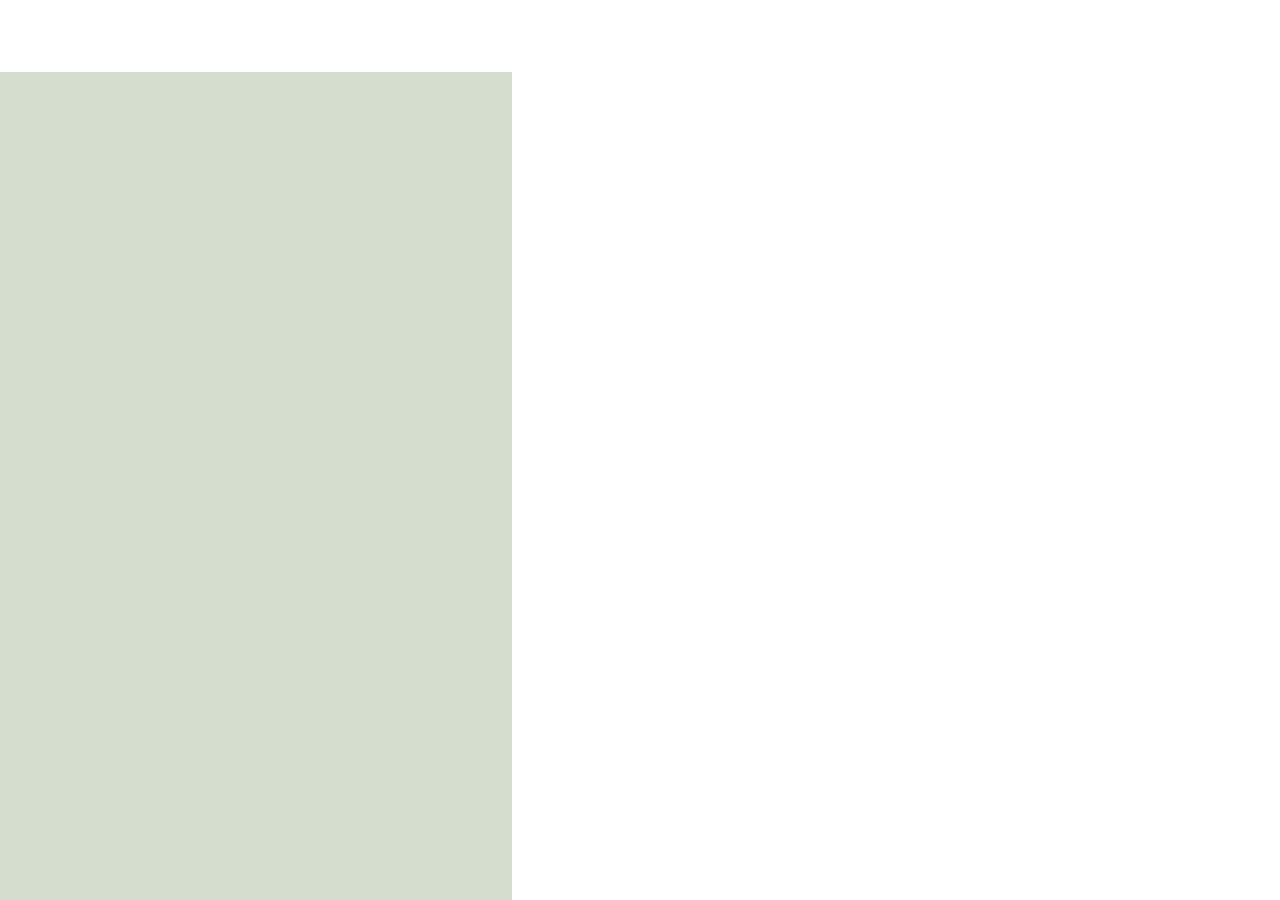
<file: index.html>
<!DOCTYPE html>
<html lang="en">
<head>
  <meta charset="UTF-8" />
  <meta name="viewport" content="width=device-width, initial-scale=1.0"/>
  <title>Nazafarin Erfani</title>
  <link rel="stylesheet" href="https://cdnjs.cloudflare.com/ajax/libs/font-awesome/6.5.0/css/all.min.css">
  <style>
    /* Fonts */
    @import url('https://fonts.googleapis.com/css2?family=Poppins:wght@300;400;600&family=Playfair+Display:wght@700;800&display=swap');

    :root{
      --beige: rgb(213, 222, 206);
      --blue:#064420; /* ✅ dark green */
      --text:#1c1c1c;
      --white:#ffffff;
      --cardShadow:0 14px 34px rgba(0,0,0,.16);
      --softShadow:0 18px 30px rgba(0,0,0,.08);
    }

    *{box-sizing:border-box;margin:0;padding:0}
    html,body{height:100%}
    body{
      font-family:"Poppins",system-ui,-apple-system,Segoe UI,Roboto,Helvetica,Arial,sans-serif;
      color:var(--text);background:#fff;line-height:1.6;
    }

    /* ================= Header ================= */
    .site-header{
      position:sticky;top:0;z-index:100;
      display:flex;justify-content:space-between;align-items:center;
      height:72px;padding:18px 40px;background:#fff;box-shadow:0 2px 10px rgba(0,0,0,.05);
    }
    .brand{display:flex;align-items:center;gap:10px;font-size:1rem}
    .dot{color:var(--blue);font-weight:900;font-size:1.05rem}
    .brand-text{font-weight:600}
    .brand .slash{margin:0 10px;color:#9c9c9c;font-weight:400}

    .main-nav{display:flex;gap:26px}
    .main-nav a{color:#808080;text-decoration:none;font-size:.92rem;transition:color .2s ease}
    .main-nav a:hover,.main-nav a.active{color:var(--blue)}

    /* Burger button */
    .burger{
      display:none;
      background:none;
      border:0;
      font-size:1.6rem;
      cursor:pointer;
      color:#222;
      z-index:101;
    }

    /* Mobile nav */
    .mobile-nav{
      display:none;
      flex-direction:column;
      background:#fff;
      position:absolute;
      top:72px;left:0;right:0;
      padding:0 30px;
      box-shadow:0 4px 18px rgba(0,0,0,.1);
      z-index:99;
      max-height:0;
      overflow:hidden;
      opacity:0;
      transition:max-height .4s ease, opacity .3s ease, padding .3s ease;
    }
    .mobile-nav a{
      padding:14px 0;
      border-bottom:1px solid #eee;
      color:#333;
      text-decoration:none;
    }
    .mobile-nav a:hover,.mobile-nav a.active{color:var(--blue)}
    .mobile-nav.show{
      display:flex;
      max-height:400px;
      opacity:1;
      padding:20px 30px;
    }

    /* Show burger on small screens */
    @media (max-width:768px){
      .main-nav{display:none}
      .burger{display:block}
    }

    /* ================= Hero ================= */
    .hero{
      position:relative;
      min-height:calc(100vh - 72px);
      display:flex;
      align-items:center; /* vertical center */
    }
    .accent{
      position:absolute;top:0;left:0;bottom:0;width:40vw;height:100%;
      background:var(--beige);z-index:0;
    }
    .wrap {
  position: relative;
  z-index: 1;
  width: 100%;
  height: calc(100vh - 72px); /* full height under header */
  margin: 0;
  padding: 0 6vw;
  display: flex;
  align-items: center;   /* vertical center */
  justify-content: center; /* center horizontally */
  gap: 60px;
}

    /* ================= Card ================= */
   /* ================= Card ================= */
.card {
  width: min(420px, 90%);
  background: var(--beige);
  border-radius: 6px;
  overflow: hidden;
  box-shadow: var(--cardShadow);
  z-index: 2;
  transform: translateX(15%); /* ✅ overlap 30% into white */
}
    .card-body{padding:44px 44px 26px;text-align:center}
    .avatar{width:208px;height:208px;border-radius:50%;overflow:hidden;background:#d9d9d9;margin:0 auto 18px}
    .avatar img{width:100%;height:100%;object-fit:cover;display:block}
    .name{font-family:"Playfair Display",serif;font-weight:800;font-size:1.95rem;line-height:1.1;color:#1d1d1d;margin:8px 0 10px}
    .underline{
      width:58px;height:4px;background:var(--blue);border-radius:2px;
      margin:0 auto 14px;
      transform:scaleX(0);
      transition:transform .6s ease;
    }
    .underline.show{transform:scaleX(1);}
    .role{letter-spacing:3px;font-size:.9rem;color:#777;text-transform:uppercase;margin-top:10px}

    .card-footer{background:var(--white);padding:14px 22px;border-top:1px solid rgba(0,0,0,.06)}

    /* ================= Socials ================= */
    .socials{
      display:flex;
      justify-content:center;
      align-items:center;
      gap:30px;
    }
    .socials a{
      color:#222;
      text-decoration:none;
      font-size:1.6rem;
      transition:transform .2s ease,color .2s ease;
    }
    .socials a:hover{
      color:var(--blue);
      transform:translateY(-2px);
    }

    /* ================= Intro ================= */
    .intro{max-width:560px;justify-self:start;position:relative}
    @media (min-width:1101px){
      .intro{padding-left:clamp(20px, 6vw, 120px)}
    }
    .hello{
      font-family:"Playfair Display",serif;font-weight:800;
      font-size:clamp(3.6rem,7vw,5.6rem);line-height:1.04;margin:10px 0 12px
    }
    .tagline{font-size:1.12rem;color:#454545;margin-bottom:18px}
    .cta{display:flex;gap:12px;margin-bottom:18px}
    .btn{
      border:0;border-radius:28px;padding:12px 22px;font-weight:700;letter-spacing:.3px;
      cursor:pointer;transition:transform .15s ease,box-shadow .2s ease,background .2s ease,color .2s ease;
      position:relative;overflow:hidden;
    }
    .btn-ghost{background:transparent;border:2px solid #cfcfcf;color:#222}
    .btn-ghost:hover{background:#222;color:#fff;border-color:#222;transform:translateY(-2px)}
    .ripple:after{
      content:"";position:absolute;inset:auto auto 50% 50%;width:0;height:0;border-radius:999px;background:rgba(255,255,255,.35);
      transform:translate(-50%,-50%);opacity:0;pointer-events:none;
    }
    .ripple:active:after{
      width:220px;height:220px;opacity:1;transition:width .35s ease,height .35s ease,opacity .55s ease;
    }
    .lead{color:#434343;font-size:.98rem;max-width:560px;margin-bottom:10px;text-align:justify}

    /* ================= Animations ================= */
    @keyframes fadeUp{from{opacity:0;transform:translateY(16px)}to{opacity:1;transform:none}}
    @keyframes fadeDown{from{opacity:0;transform:translateY(-12px)}to{opacity:1;transform:none}}
    @keyframes slideRight{from{opacity:0;transform:translateX(-24px)}to{opacity:1;transform:none}}
    @keyframes floatY{0%,100%{transform:translateY(0)}50%{transform:translateY(-6px)}}

    .anim-fade-up{opacity:0;animation:fadeUp .7s cubic-bezier(.22,.61,.36,1) .15s both}
    .anim-fade-down{opacity:0;animation:fadeDown .6s ease .1s both}
    .anim-slide-right{opacity:0;animation:slideRight .7s cubic-bezier(.22,.61,.36,1) .3s both}
    .anim-float{animation:floatY 4.8s ease-in-out 1.2s infinite}

    .delay-1{animation-delay:.05s!important}
    .delay-2{animation-delay:.2s!important}
    .delay-3{animation-delay:.35s!important}
    .delay-3b{animation-delay:.45s!important}
    .delay-4{animation-delay:.55s!important}
    .delay-5{animation-delay:.7s!important}
    .delay-6{animation-delay:.85s!important}
    .delay-7{animation-delay:1s!important}

    /* ================= Responsive ================= */
    /* ================= Responsive ================= */
@media (max-width:1100px){
  .accent{width:100vw;height:260px}
  .wrap{
    flex-direction: column;   /* ✅ stack vertically */
    align-items: center;      /* center items horizontally */
    justify-content: flex-start; /* top align */
    height: auto;             /* allow natural height */
    gap: 40px;
    padding: 60px 4vw 96px;
  }
  .card{
    transform: none;          /* remove overlap on small screens */
    margin-bottom: 20px;
  }
  .intro{
    padding-left: 0;
    text-align: center;
  }
  .cta{justify-content:center}
}
  </style>
</head>
<body>
  <!-- Header -->
  <header class="site-header anim-fade-down delay-1">
    <div class="brand">
      <span class="dot">■</span>
      <span class="brand-text"><strong>Nazafarin Erfani</strong> <span class="slash">|</span> Interior/Graphic Designer</span>
    </div>
    <nav class="main-nav">
      <a href="projects.html">PROJECTS</a>
      <a href="education.html">EDUCATION</a>
      <a href="experience.html">EXPERIENCE</a>
    </nav>
    <button class="burger" aria-label="Menu"><i class="fas fa-bars"></i></button>
  </header>

  <!-- Mobile Nav -->
  <nav class="mobile-nav">
    <a href="projects.html">PROJECTS</a>
    <a href="education.html">EDUCATION</a>
    <a href="experience.html">EXPERIENCE</a>
  </nav>

  <!-- Hero -->
  <main class="hero">
    <div class="accent"></div>
    <div class="wrap">
      <article class="card anim-fade-up delay-2">
        <div class="card-body">
          <div class="avatar anim-float"><img src="profile.jpeg" alt="Nazafarin_Erfani"></div>
          <h2 class="name">Nazafarin Erfani</h2>
          <div class="underline"></div>
          <p class="role">Interior/Graphic Designer</p>
        </div>
        <div class="card-footer">
          <div class="socials center">
            <a href="https://www.linkedin.com/in/nazafarin-erfani-a0192a14b/?originalSubdomain=ir" target="_blank" aria-label="LinkedIn"><i class="fab fa-linkedin-in"></i></a>
            <a href="mailto:nazafarinerfani@gmail.com" aria-label="Gmail"><i class="fas fa-envelope"></i></a>
          </div>
        </div>
      </article>

      <section class="intro anim-fade-up delay-3">
        <h1 class="hello anim-slide-right delay-3b">Hello</h1>
        <p class="tagline anim-fade-up delay-4">Here's who I am &amp; what I do</p>
        <div class="cta anim-fade-up delay-5">
          <button id="resumeBtn" class="btn btn-ghost ripple">RESUME</button>
          <button id="portfolioBtn" class="btn btn-ghost ripple">PORTFOLIO</button>
        </div>
        <p class="lead anim-fade-up delay-6">
          I am a recent B.Arch graduate passionate about creating functional, engaging spaces.
          I work with hand drawing, 3D rendering, and graphic visualization, exploring how design, technology, and materials shape meaningful environments.
        </p>
      </section>
    </div>
  </main>

  <!-- Inline JS -->
  <script>
    document.addEventListener("DOMContentLoaded", () => {
      const resumeBtn = document.getElementById("resumeBtn");
      const portfolioBtn = document.getElementById("portfolioBtn");

      // Resume download
      resumeBtn?.addEventListener("click", () => {
        const link = document.createElement("a");
        link.href = "resume.pdf";
        link.download = "resume.pdf";
        link.click();
      });

      // Portfolio download
      portfolioBtn?.addEventListener("click", () => {
        const link = document.createElement("a");
        link.href = "Potfolio.pdf";
        link.download = "Potfolio.pdf";
        link.click();
      });

      // Burger menu toggle
      const burger = document.querySelector(".burger");
      const mobileNav = document.querySelector(".mobile-nav");

      burger?.addEventListener("click", () => {
        mobileNav.classList.toggle("show");

        const icon = burger.querySelector("i");
        icon.classList.toggle("fa-bars");
        icon.classList.toggle("fa-times");
      });

      // Animate underline
      const underline = document.querySelector(".underline");
      setTimeout(() => underline.classList.add("show"), 400);
    });
  </script>
</body>
</html>
</file>
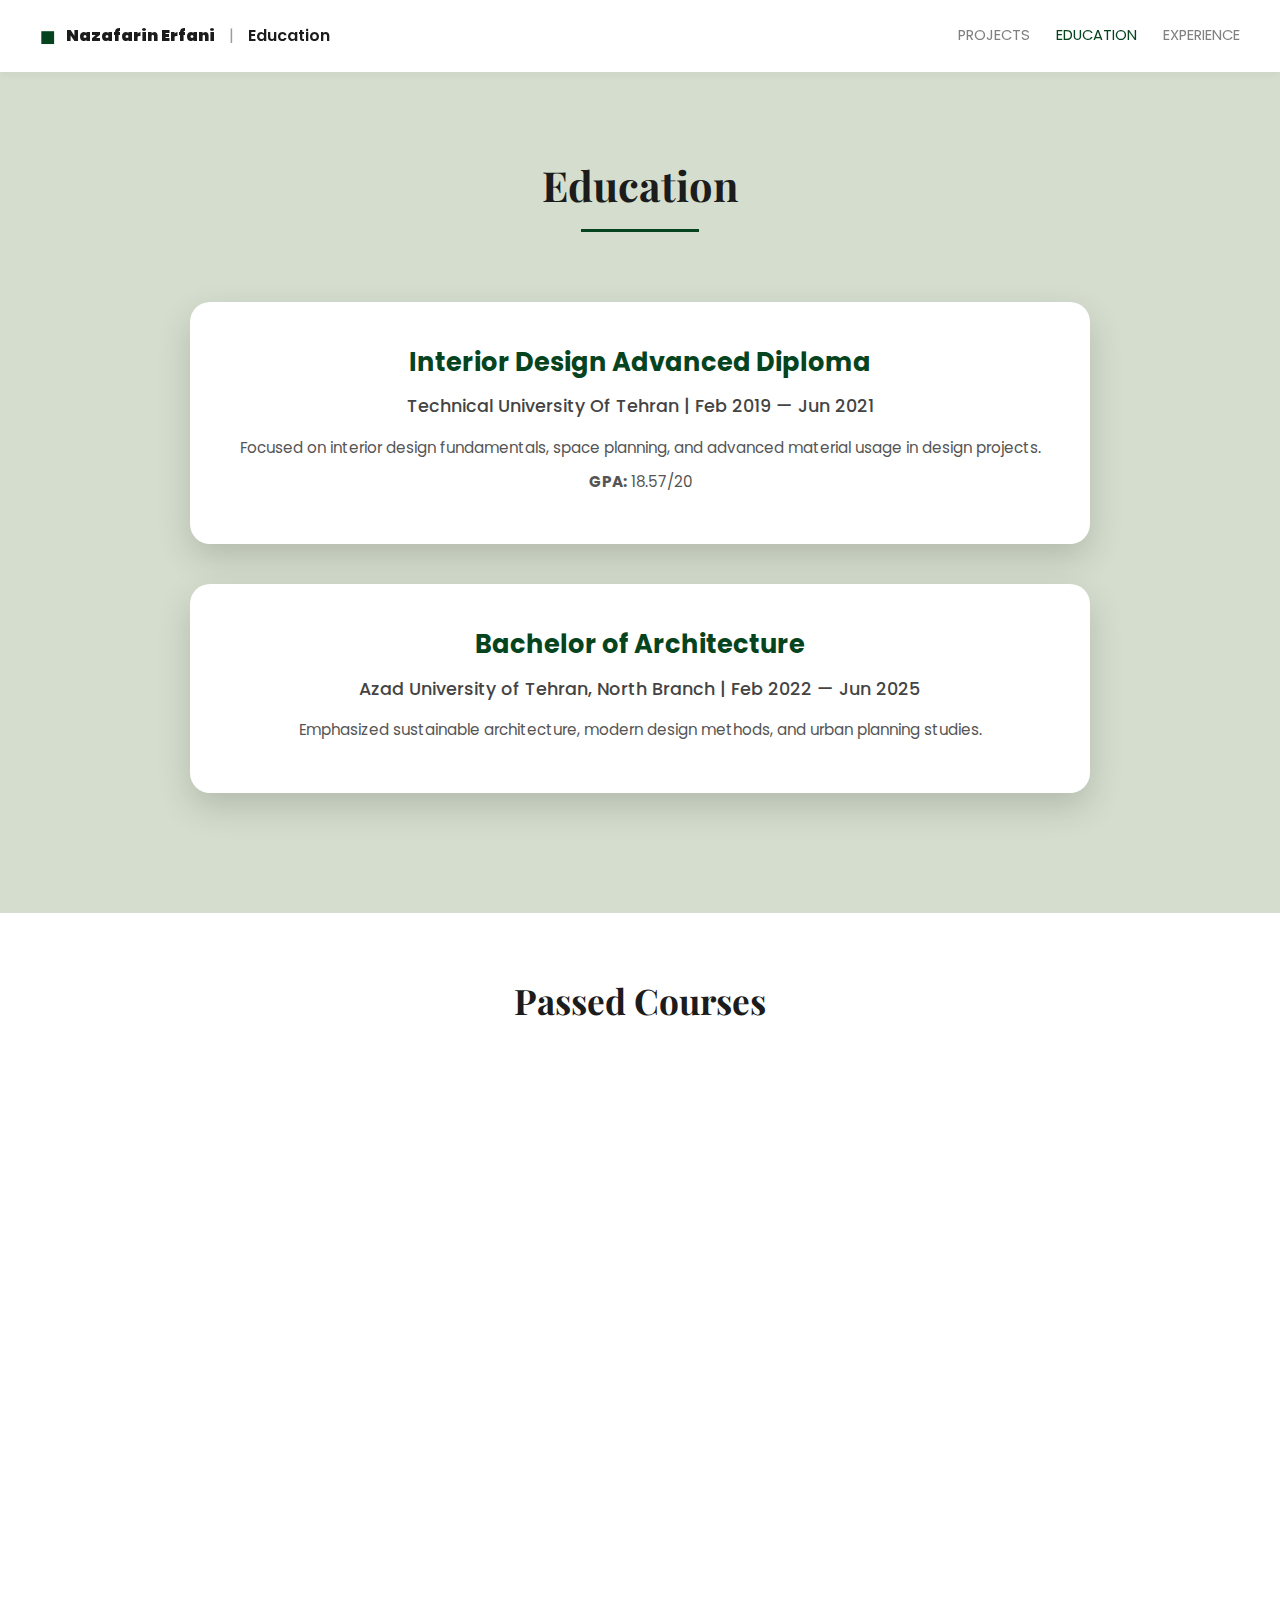
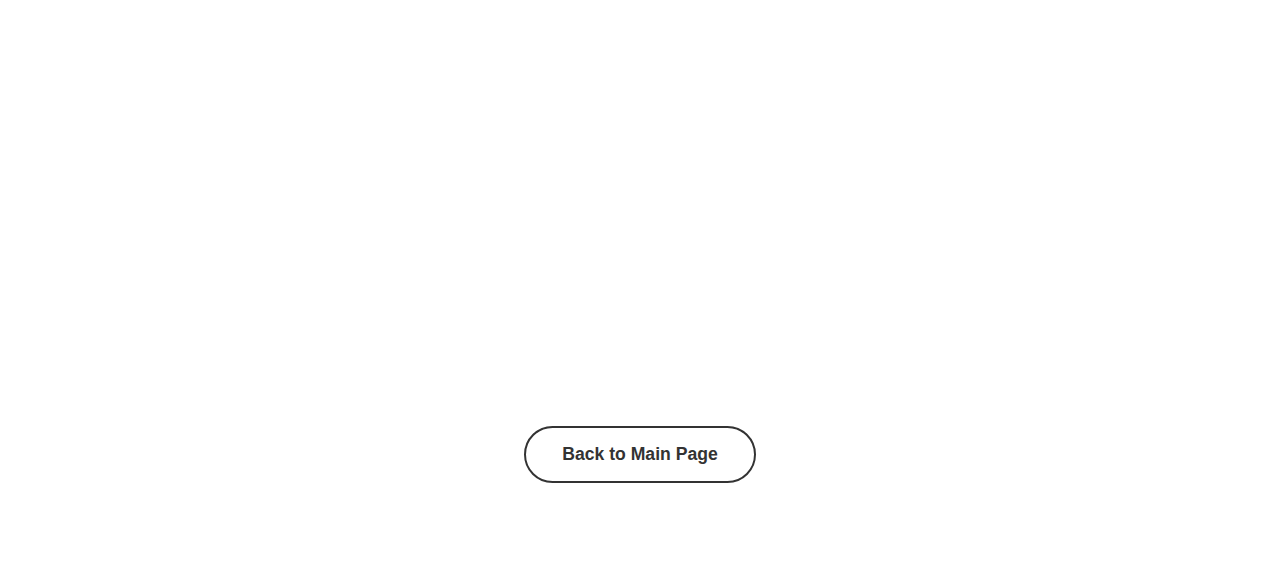
<file: education.html>
<!DOCTYPE html>
<html lang="en">
<head>
  <meta charset="UTF-8">
  <title>Education - Nazafarin Erfani</title>
  <link rel="stylesheet" href="style.css">
  <link rel="stylesheet" href="https://cdnjs.cloudflare.com/ajax/libs/font-awesome/6.5.0/css/all.min.css">
  <style>
    :root {
      --beige: rgb(213, 222, 206);
      --blue: #064420; /* ✅ dark green */
      --cardShadow: 0 14px 34px rgba(0,0,0,.16);
      --softShadow: 0 18px 30px rgba(0,0,0,.08);
    }

    /* Education Section */
    .edu-section {
      background: var(--beige);
      padding: 80px 6vw;
      text-align: center;
    }
    .edu-section h1 {
      font-family: "Playfair Display", serif;
      font-size: 2.6rem;
      margin-bottom: 30px;
      position: relative;
      display: inline-block;
    }
    .edu-section h1::after {
      content: "";
      display: block;
      width: 60%;
      height: 3px;
      margin: 10px auto 0;
      background: var(--blue);
      transform: scaleX(0);
      transition: transform 0.5s ease;
    }
    .edu-section h1.in-view::after {
      transform: scaleX(1);
    }

    .edu-box {
      background: #fff;
      border-radius: 20px;
      box-shadow: var(--cardShadow);
      margin: 40px auto;
      padding: 40px;
      max-width: 900px;
      opacity: 0;
      transform: translateY(50px) scale(0.98);
      transition: all 0.8s cubic-bezier(.22,.61,.36,1);
    }
    .edu-box.in-view {
      opacity: 1;
      transform: translateY(0) scale(1);
    }
    .edu-text h2 {
      font-size: 1.6rem;
      font-weight: 700;
      margin-bottom: 10px;
      color: var(--blue);
      animation: fadeSlideRight 1s ease both;
    }
    .edu-text h3 {
      font-size: 1.1rem;
      font-weight: 500;
      margin-bottom: 15px;
      color: #444;
      animation: fadeSlideLeft 1s ease both;
    }
    .edu-text p {
      color: #555;
      font-size: 0.95rem;
      line-height: 1.6;
      margin-bottom: 10px;
      animation: fadeUp 1s ease both;
    }

    /* Passed Courses Section */
    .courses-section {
      padding: 60px 6vw 100px;
      background: #fff;
      text-align: center;
    }
    .courses-section h2 {
      font-family: "Playfair Display", serif;
      font-size: 2.2rem;
      margin-bottom: 30px;
      position: relative;
      display: inline-block;
    }
    .courses-section h2::after {
      content: "";
      display: block;
      width: 70%;
      height: 3px;
      margin: 10px auto 0;
      background: var(--blue);
      transform: scaleX(0);
      transition: transform 0.5s ease;
    }
    .courses-section h2.in-view::after {
      transform: scaleX(1);
    }

    .course-box {
      background: var(--beige);
      border-radius: 16px;
      padding: 30px;
      margin: 20px auto;
      max-width: 900px;
      box-shadow: var(--softShadow);
      opacity: 0;
      transform: translateY(50px) scale(0.96);
      transition: all 0.8s ease;
    }
    .course-box.in-view {
      opacity: 1;
      transform: translateY(0) scale(1);
    }
    .course-box:hover {
      transform: translateY(-6px) scale(1.02);
      box-shadow: 0 12px 24px rgba(0,0,0,0.15);
    }
    .course-box h3 {
      font-size: 1.2rem;
      color: var(--blue);
      margin-bottom: 8px;
    }
    .course-box p {
      font-size: 0.95rem;
      color: #444;
      margin-bottom: 6px;
    }

    /* Back Button */
    .back-btn {
      display: block;
      margin: 60px auto 0;
      padding: 16px 36px;
      font-size: 1.1rem;
      font-weight: 600;
      border-radius: 32px;
      border: 2px solid #333;
      background: transparent;
      color: #333;
      cursor: pointer;
      transition: all 0.3s ease;
    }
    .back-btn:hover {
      background: #333;
      color: #fff;
      transform: translateY(-3px) scale(1.05);
      box-shadow: 0 8px 18px rgba(0,0,0,0.2);
    }

    /* Burger styles */
    .burger {
      display:none;
      background:none;
      border:0;
      font-size:1.6rem;
      cursor:pointer;
      color:#222;
    }
    .mobile-nav {
      display:none;
      flex-direction:column;
      background:#fff;
      position:absolute;
      top:72px;left:0;right:0;
      padding:0 30px;
      box-shadow:0 4px 18px rgba(0,0,0,.1);
      z-index:99;
      max-height:0;
      overflow:hidden;
      opacity:0;
      transition:max-height .4s ease, opacity .3s ease, padding .3s ease;
    }
    .mobile-nav a {
      padding:14px 0;
      border-bottom:1px solid #eee;
      color:#333;
      text-decoration:none;
    }
    .mobile-nav a:hover,
    .mobile-nav a.active {color:var(--blue)}
    .mobile-nav.show {
      display:flex;
      max-height:400px;
      opacity:1;
      padding:20px 30px;
    }
    @media(max-width:768px){
      .main-nav{display:none}
      .burger{display:block}
    }

    /* Animations */
    @keyframes fadeUp {
      from { opacity: 0; transform: translateY(30px); }
      to { opacity: 1; transform: translateY(0); }
    }
    @keyframes fadeSlideRight {
      from { opacity: 0; transform: translateX(-40px); }
      to { opacity: 1; transform: translateX(0); }
    }
    @keyframes fadeSlideLeft {
      from { opacity: 0; transform: translateX(40px); }
      to { opacity: 1; transform: translateX(0); }
    }
  </style>
</head>
<body>

  <!-- Header -->
  <header class="site-header">
    <div class="brand">
      <span class="dot">■</span>
      <span class="brand-text"><strong>Nazafarin Erfani</strong> <span class="slash">|</span> Education</span>
    </div>
    <nav class="main-nav">
      <a href="projects.html">PROJECTS</a>
      <a class="active" href="education.html">EDUCATION</a>
      <a href="experience.html">EXPERIENCE</a>
    </nav>
    <button class="burger" aria-label="Menu"><i class="fas fa-bars"></i></button>
  </header>

  <!-- ✅ Mobile Nav -->
  <nav class="mobile-nav">
    <a href="projects.html">PROJECTS</a>
    <a class="active" href="education.html">EDUCATION</a>
    <a href="experience.html">EXPERIENCE</a>
  </nav>

  <main>
    <!-- Education Section -->
    <section class="edu-section">
      <h1 id="edu-title">Education</h1>

      <div class="edu-box">
        <div class="edu-text">
          <h2>Interior Design Advanced Diploma</h2>
          <h3>Technical University Of Tehran | Feb 2019 — Jun 2021</h3>
          <p>Focused on interior design fundamentals, space planning, and advanced material usage in design projects.</p>
          <p><strong>GPA:</strong> 18.57/20</p>
        </div>
      </div>

      <div class="edu-box">
        <div class="edu-text">
          <h2>Bachelor of Architecture</h2>
          <h3>Azad University of Tehran, North Branch | Feb 2022 — Jun 2025</h3>
          <p>Emphasized sustainable architecture, modern design methods, and urban planning studies.</p>
        </div>
      </div>
    </section>

    <!-- Passed Courses -->
    <section class="courses-section">
      <h2 id="courses-title">Passed Courses</h2>

      <div class="course-box">
        <h3>Residential Interior Design</h3>
        <p>Cavendish International College | Aug 2020 — Jan 2021</p>
      </div>

      <div class="course-box">
        <h3>Office Interior Design</h3>
        <p>Cavendish International College | Mar 2021 — May 2021</p>
      </div>

      <div class="course-box">
        <h3>Color in Interior Design</h3>
        <p>Cavendish International College | Oct 2020 — Dec 2020</p>
      </div>

      <div class="course-box">
        <h3>Ideogram</h3>
        <p>Cavendish International College | Jan 2022 — Mar 2022</p>
      </div>

      <div class="course-box">
        <h3>Designer & Customer</h3>
        <p>Cavendish International College | Aug 2022 — Oct 2022</p>
      </div>

      <div class="course-box">
        <h3>Contemporary Architecture</h3>
        <p>Cavendish International College | Mar 2022 — May 2022</p>
      </div>

      <!-- Back Button -->
      <button onclick="window.location.href='index.html'" class="back-btn">Back to Main Page</button>
    </section>
  </main>

  <!-- JS for animations -->
  <script>
    document.addEventListener("DOMContentLoaded", () => {
      const fadeBoxes = document.querySelectorAll(".edu-box, .course-box");
      const titles = [document.getElementById("edu-title"), document.getElementById("courses-title")];

      const observer = new IntersectionObserver(entries => {
        entries.forEach(entry => {
          if (entry.isIntersecting) {
            entry.target.classList.add("in-view");
          }
        });
      }, { threshold: 0.2 });

      fadeBoxes.forEach(box => observer.observe(box));
      titles.forEach(title => observer.observe(title));

      // ✅ Burger toggle
      const burger = document.querySelector(".burger");
      const mobileNav = document.querySelector(".mobile-nav");
      if (burger && mobileNav) {
        burger.addEventListener("click", () => {
          mobileNav.classList.toggle("show");
          const icon = burger.querySelector("i");
          icon.classList.toggle("fa-bars");
          icon.classList.toggle("fa-times");
        });
      }
    });
  </script>

</body>
</html>
</file>
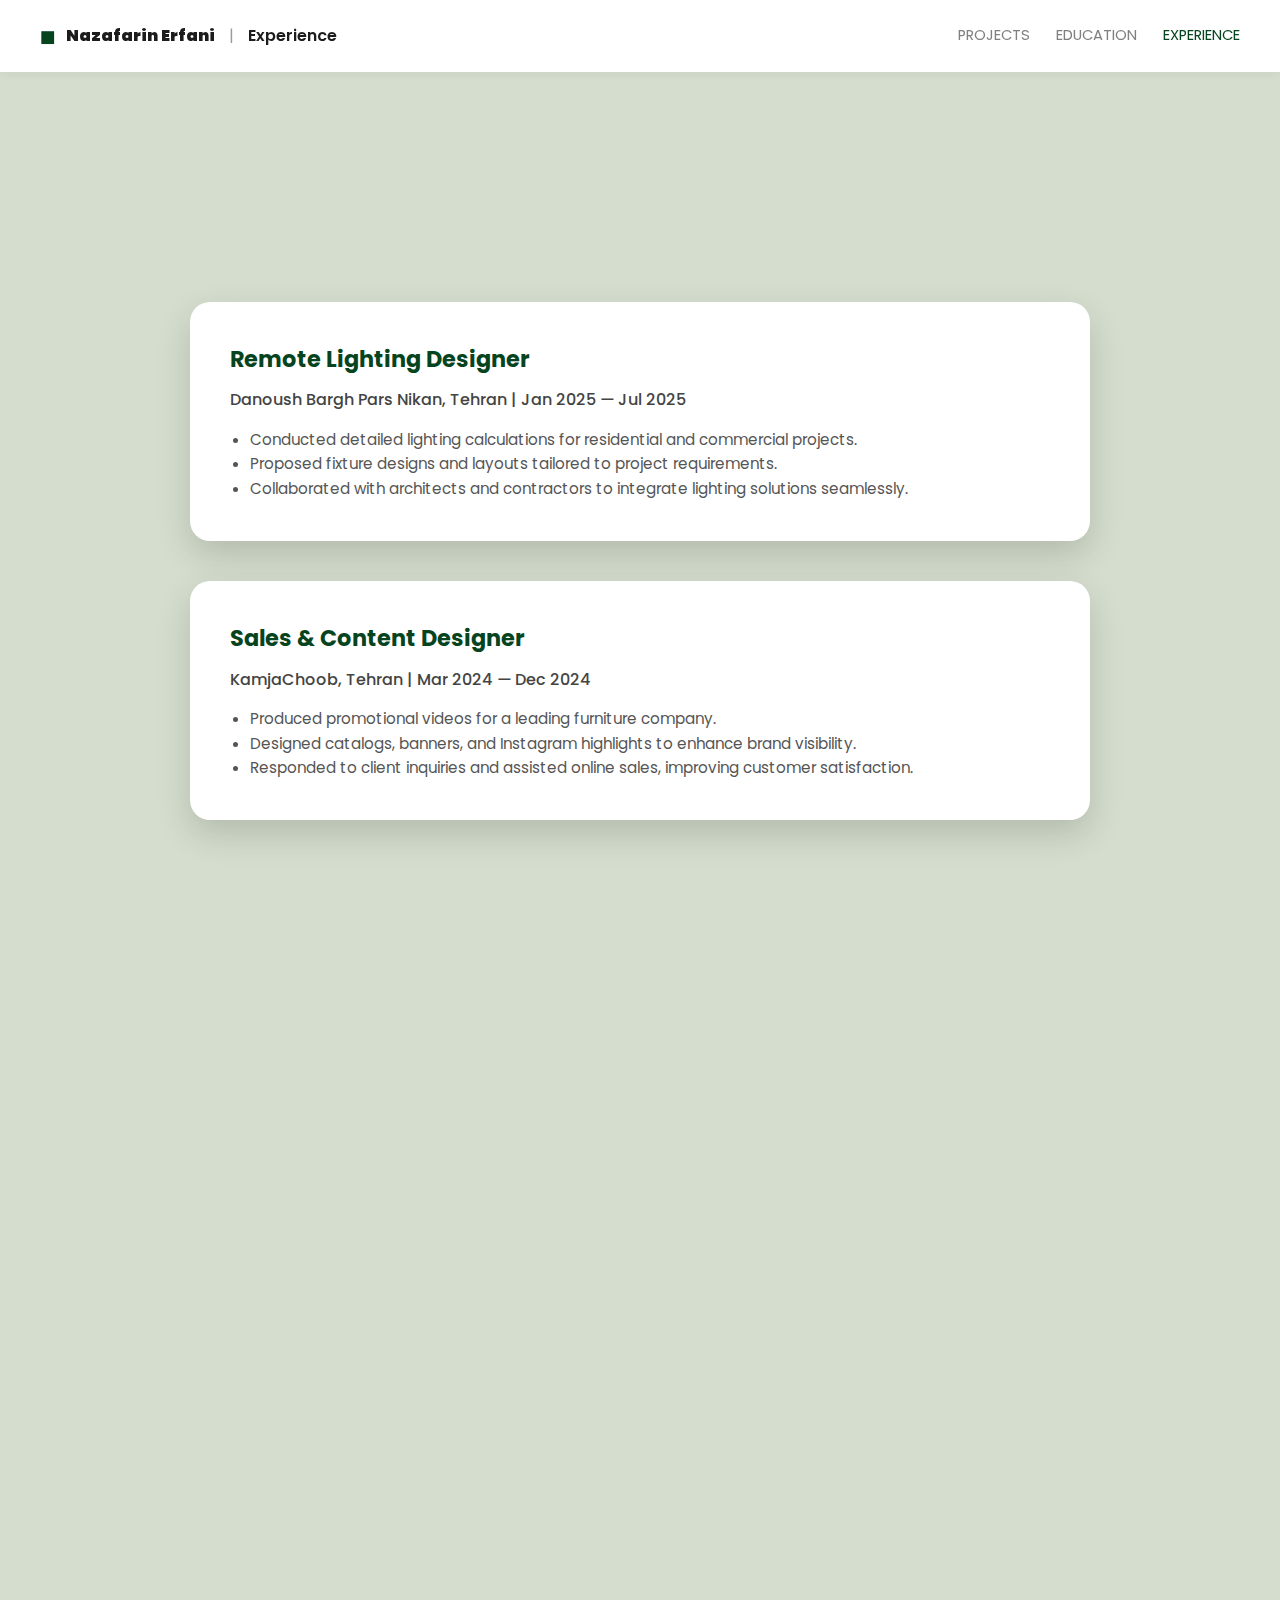
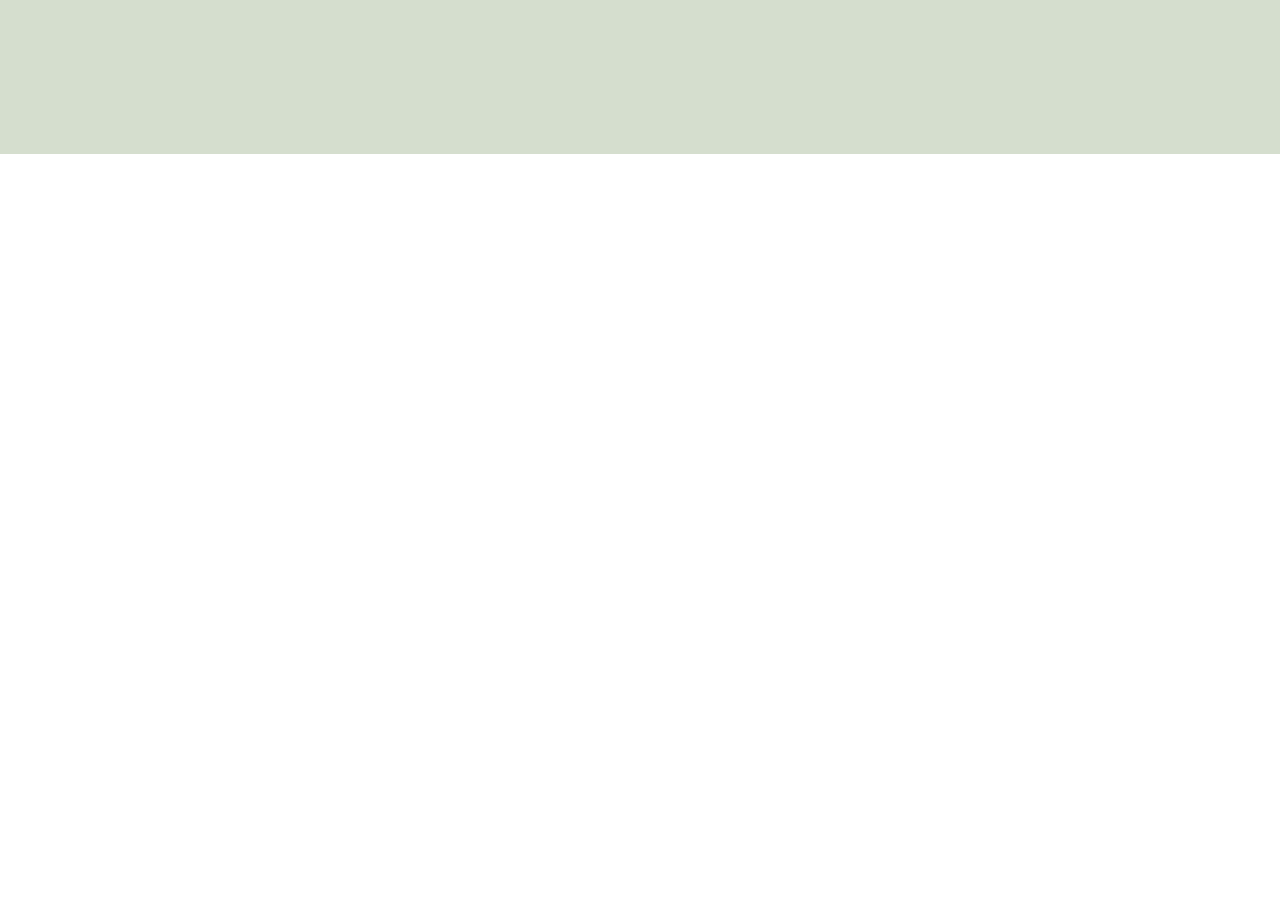
<file: experience.html>
<!DOCTYPE html>
<html lang="en">
<head>
  <meta charset="UTF-8">
  <title>Experience - Nazafarin Erfani</title>
  <link rel="stylesheet" href="style.css">
  <link rel="stylesheet" href="https://cdnjs.cloudflare.com/ajax/libs/font-awesome/6.5.0/css/all.min.css">
  <style>
    :root {
      --blue: #064420; /* ✅ dark green */
      --beige: rgb(213, 222, 206);
      --cardShadow: 0 14px 34px rgba(0,0,0,.16);
    }

    /* Experience Section */
    .exp-section {
      background: var(--beige);
      padding: 80px 6vw;
      text-align: center;
    }
    .exp-section h1 {
      font-family: "Playfair Display", serif;
      font-size: 2.6rem;
      margin-bottom: 30px;
      position: relative;
      display: inline-block;
    }
    .exp-section h1::after {
      content: "";
      display: block;
      width: 60%;
      height: 3px;
      margin: 10px auto 0;
      background: var(--blue);
      transform: scaleX(0);
      transition: transform 0.5s ease;
    }
    .exp-section h1.in-view::after {
      transform: scaleX(1);
    }
    .exp-box {
      background: #fff;
      border-radius: 20px;
      box-shadow: var(--cardShadow);
      margin: 40px auto;
      padding: 40px;
      max-width: 900px;
      opacity: 0;
      transform: translateY(50px) scale(0.98);
      transition: all 0.8s cubic-bezier(.22,.61,.36,1);
      text-align: left;
    }
    .exp-box.in-view {
      opacity: 1;
      transform: translateY(0) scale(1);
    }
    .exp-box h2 {
      font-size: 1.4rem;
      font-weight: 700;
      margin-bottom: 10px;
      color: var(--blue);
    }
    .exp-box h3 {
      font-size: 1rem;
      font-weight: 500;
      margin-bottom: 15px;
      color: #444;
    }
    .exp-box ul {
      margin-left: 20px;
      list-style: disc;
      color: #555;
      font-size: 0.95rem;
      line-height: 1.6;
    }

    /* Skills Section */
    .skills-section {
      background: #fff;
      padding: 80px 6vw;
      text-align: center;
    }
    .skills-section h2 {
      font-family: "Playfair Display", serif;
      font-size: 2.2rem;
      margin-bottom: 50px;
      position: relative;
      display: inline-block;
    }
    .skills-section h2::after {
      content: "";
      display: block;
      width: 70%;
      height: 3px;
      margin: 10px auto 0;
      background: var(--blue);
      transform: scaleX(0);
      transition: transform 0.5s ease;
    }
    .skills-section h2.in-view::after {
      transform: scaleX(1);
    }

    .skills-grid {
      display: grid;
      grid-template-columns: repeat(auto-fit, minmax(160px, 1fr));
      gap: 40px;
      justify-items: center;
    }
    .circle-skill {
      position: relative;
      width: 160px;
      height: 160px;
      opacity: 0;
      transform: scale(0.8);
      transition: all 0.8s ease;
    }
    .circle-skill.in-view {
      opacity: 1;
      transform: scale(1);
    }
    .circle-skill svg {
      transform: rotate(-90deg);
      width: 100%;
      height: 100%;
    }
    .circle-skill circle {
      fill: none;
      stroke-width: 12;
      stroke-linecap: round;
    }
    .circle-skill .bg {
      stroke: #ddd;
    }
    .circle-skill .progress {
      stroke: var(--blue);
      stroke-dasharray: 440;
      stroke-dashoffset: 440;
      transition: stroke-dashoffset 1.5s ease;
    }
    .circle-skill.in-view .progress {
      stroke-dashoffset: var(--offset);
    }
    .circle-skill .label {
      position: absolute;
      top: 50%;
      left: 50%;
      transform: translate(-50%, -50%);
      text-align: center;
    }
    .circle-skill .label h3 {
      font-size: 1rem;
      margin-bottom: 6px;
    }
    .circle-skill .label span {
      font-weight: 700;
      font-size: 1.2rem;
    }

    /* Back Button */
    .back-btn {
      display: block;
      margin: 70px auto 0;
      padding: 16px 36px;
      font-size: 1.1rem;
      font-weight: 600;
      border-radius: 32px;
      border: 2px solid #333;
      background: transparent;
      color: #333;
      cursor: pointer;
      transition: all 0.3s ease;
    }
    .back-btn:hover {
      background: #333;
      color: #fff;
      transform: translateY(-3px) scale(1.05);
      box-shadow: 0 8px 18px rgba(0,0,0,0.2);
    }

    /* Burger styles */
    .burger {
      display:none;
      background:none;
      border:0;
      font-size:1.6rem;
      cursor:pointer;
      color:#222;
    }
    .mobile-nav {
      display:none;
      flex-direction:column;
      background:#fff;
      position:absolute;
      top:72px;left:0;right:0;
      padding:0 30px;
      box-shadow:0 4px 18px rgba(0,0,0,.1);
      z-index:99;
      max-height:0;
      overflow:hidden;
      opacity:0;
      transition:max-height .4s ease, opacity .3s ease, padding .3s ease;
    }
    .mobile-nav a {
      padding:14px 0;
      border-bottom:1px solid #eee;
      color:#333;
      text-decoration:none;
    }
    .mobile-nav a:hover,
    .mobile-nav a.active {color:var(--blue)}
    .mobile-nav.show {
      display:flex;
      max-height:400px;
      opacity:1;
      padding:20px 30px;
    }
    @media(max-width:768px){
      .main-nav{display:none}
      .burger{display:block}
    }

    /* Text Animations */
    @keyframes fadeUp { from {opacity:0; transform: translateY(20px);} to {opacity:1; transform:none;} }
    @keyframes slideRight { from {opacity:0; transform: translateX(-40px);} to {opacity:1; transform:none;} }
    @keyframes floatY { 0%,100% { transform: translateY(0);} 50% { transform: translateY(-6px);} }

    .anim-fade-up { opacity:0; animation: fadeUp 0.8s ease forwards; }
    .anim-slide-right { opacity:0; animation: slideRight 0.9s ease forwards; }
    .anim-float { animation: floatY 4.8s ease-in-out infinite; }
  </style>
</head>
<body>

  <!-- Header -->
  <header class="site-header">
    <div class="brand">
      <span class="dot">■</span>
      <span class="brand-text"><strong>Nazafarin Erfani</strong> <span class="slash">|</span> Experience</span>
    </div>
    <nav class="main-nav">
      <a href="projects.html">PROJECTS</a>
      <a href="education.html">EDUCATION</a>
      <a class="active" href="experience.html">EXPERIENCE</a>
    </nav>
    <button class="burger" aria-label="Menu"><i class="fas fa-bars"></i></button>
  </header>

  <!-- ✅ Mobile Nav -->
  <nav class="mobile-nav">
    <a href="projects.html">PROJECTS</a>
    <a href="education.html">EDUCATION</a>
    <a class="active" href="experience.html">EXPERIENCE</a>
  </nav>

  <main>
    <!-- Experience Section -->
    <section class="exp-section">
      <h1 id="exp-title" class="anim-slide-right">Employment History</h1>

      <div class="exp-box anim-fade-up">
        <h2>Remote Lighting Designer</h2>
        <h3>Danoush Bargh Pars Nikan, Tehran | Jan 2025 — Jul 2025</h3>
        <ul>
          <li>Conducted detailed lighting calculations for residential and commercial projects.</li>
          <li>Proposed fixture designs and layouts tailored to project requirements.</li>
          <li>Collaborated with architects and contractors to integrate lighting solutions seamlessly.</li>
        </ul>
      </div>

      <div class="exp-box anim-fade-up">
        <h2>Sales & Content Designer</h2>
        <h3>KamjaChoob, Tehran | Mar 2024 — Dec 2024</h3>
        <ul>
          <li>Produced promotional videos for a leading furniture company.</li>
          <li>Designed catalogs, banners, and Instagram highlights to enhance brand visibility.</li>
          <li>Responded to client inquiries and assisted online sales, improving customer satisfaction.</li>
        </ul>
      </div>

      <div class="exp-box anim-fade-up">
        <h2>Interior Design & Renovation Project</h2>
        <h3>Sari | Jun 2023 — Sep 2023</h3>
        <ul>
          <li>Led renovation of a private residence from concept through implementation.</li>
          <li>Designed custom furniture pieces and coordinated contractor fabrication.</li>
          <li>Reconfigured bathroom layouts and selected tiles, finishes, and utilities.</li>
        </ul>
      </div>

      <div class="exp-box anim-fade-up">
        <h2>Freelance Illustrator & Printable Artist</h2>
        <h3>Tehran | Jul 2021 — Apr 2022</h3>
        <ul>
          <li>Created printable artworks blending hand-drawn and digital techniques.</li>
          <li>Oversaw branding, product presentation, and customer communication.</li>
          <li>Produced mockups, prints, banners, and logos for commercial use.</li>
        </ul>
      </div>

      <div class="exp-box anim-fade-up">
        <h2>Social Media Admin</h2>
        <h3>Artizan Gallery, Tehran | Jun 2019 — Mar 2020</h3>
        <ul>
          <li>Managed an Instagram page dedicated to wall art paintings.</li>
          <li>Created visual posts, captions, and promotional content to boost online presence.</li>
        </ul>
      </div>
    </section>

    <!-- Combined Skills & Languages Section -->
    <section class="skills-section">
      <h2 id="skills-title" class="anim-slide-right">Skills & Languages</h2>
      <div class="skills-grid">
        <div class="circle-skill anim-fade-up" data-percent="85"><svg><circle class="bg" cx="80" cy="80" r="70"></circle><circle class="progress" cx="80" cy="80" r="70"></circle></svg><div class="label"><h3>AutoCAD</h3><span>85%</span></div></div>
        <div class="circle-skill anim-fade-up" data-percent="70"><svg><circle class="bg" cx="80" cy="80" r="70"></circle><circle class="progress" cx="80" cy="80" r="70"></circle></svg><div class="label"><h3>SketchUp</h3><span>70%</span></div></div>
        <div class="circle-skill anim-fade-up" data-percent="80"><svg><circle class="bg" cx="80" cy="80" r="70"></circle><circle class="progress" cx="80" cy="80" r="70"></circle></svg><div class="label"><h3>ArchiCAD</h3><span>80%</span></div></div>
        <div class="circle-skill anim-fade-up" data-percent="40"><svg><circle class="bg" cx="80" cy="80" r="70"></circle><circle class="progress" cx="80" cy="80" r="70"></circle></svg><div class="label"><h3>3D Max</h3><span>40%</span></div></div>
        <div class="circle-skill anim-fade-up" data-percent="65"><svg><circle class="bg" cx="80" cy="80" r="70"></circle><circle class="progress" cx="80" cy="80" r="70"></circle></svg><div class="label"><h3>Office</h3><span>65%</span></div></div>
        <div class="circle-skill anim-fade-up" data-percent="80"><svg><circle class="bg" cx="80" cy="80" r="70"></circle><circle class="progress" cx="80" cy="80" r="70"></circle></svg><div class="label"><h3>Photoshop</h3><span>80%</span></div></div>
        <div class="circle-skill anim-fade-up" data-percent="75"><svg><circle class="bg" cx="80" cy="80" r="70"></circle><circle class="progress" cx="80" cy="80" r="70"></circle></svg><div class="label"><h3>Illustrator</h3><span>75%</span></div></div>
        <div class="circle-skill anim-fade-up" data-percent="100"><svg><circle class="bg" cx="80" cy="80" r="70"></circle><circle class="progress" cx="80" cy="80" r="70"></circle></svg><div class="label"><h3>Persian</h3><span>100%</span></div></div>
        <div class="circle-skill anim-fade-up" data-percent="75"><svg><circle class="bg" cx="80" cy="80" r="70"></circle><circle class="progress" cx="80" cy="80" r="70"></circle></svg><div class="label"><h3>English</h3><span>75%</span></div></div>
        <div class="circle-skill anim-fade-up" data-percent="15"><svg><circle class="bg" cx="80" cy="80" r="70"></circle><circle class="progress" cx="80" cy="80" r="70"></circle></svg><div class="label"><h3>German</h3><span>15%</span></div></div>
      </div>

      <!-- Back Button -->
      <button onclick="window.location.href='index.html'" class="back-btn anim-fade-up">Back to Main Page</button>
    </section>
  </main>

  <!-- JS for animations + burger -->
  <script>
    document.addEventListener("DOMContentLoaded", () => {
      const expBoxes = document.querySelectorAll(".exp-box");
      const circles = document.querySelectorAll(".circle-skill");
      const titles = [document.getElementById("exp-title"), document.getElementById("skills-title")];

      const observer = new IntersectionObserver(entries => {
        entries.forEach(entry => {
          if (entry.isIntersecting) {
            entry.target.classList.add("in-view");

            if (entry.target.classList.contains("circle-skill")) {
              const percent = entry.target.getAttribute("data-percent");
              const progress = entry.target.querySelector(".progress");
              const offset = 440 - (440 * percent) / 100;
              progress.style.strokeDashoffset = offset;
            }
          }
        });
      }, { threshold: 0.3 });

      [...expBoxes, ...circles, ...titles].forEach(el => observer.observe(el));

      // ✅ Burger toggle
      const burger = document.querySelector(".burger");
      const mobileNav = document.querySelector(".mobile-nav");
      if (burger && mobileNav) {
        burger.addEventListener("click", () => {
          mobileNav.classList.toggle("show");
          const icon = burger.querySelector("i");
          icon.classList.toggle("fa-bars");
          icon.classList.toggle("fa-times");
        });
      }
    });
  </script>
</body>
</html>
</file>
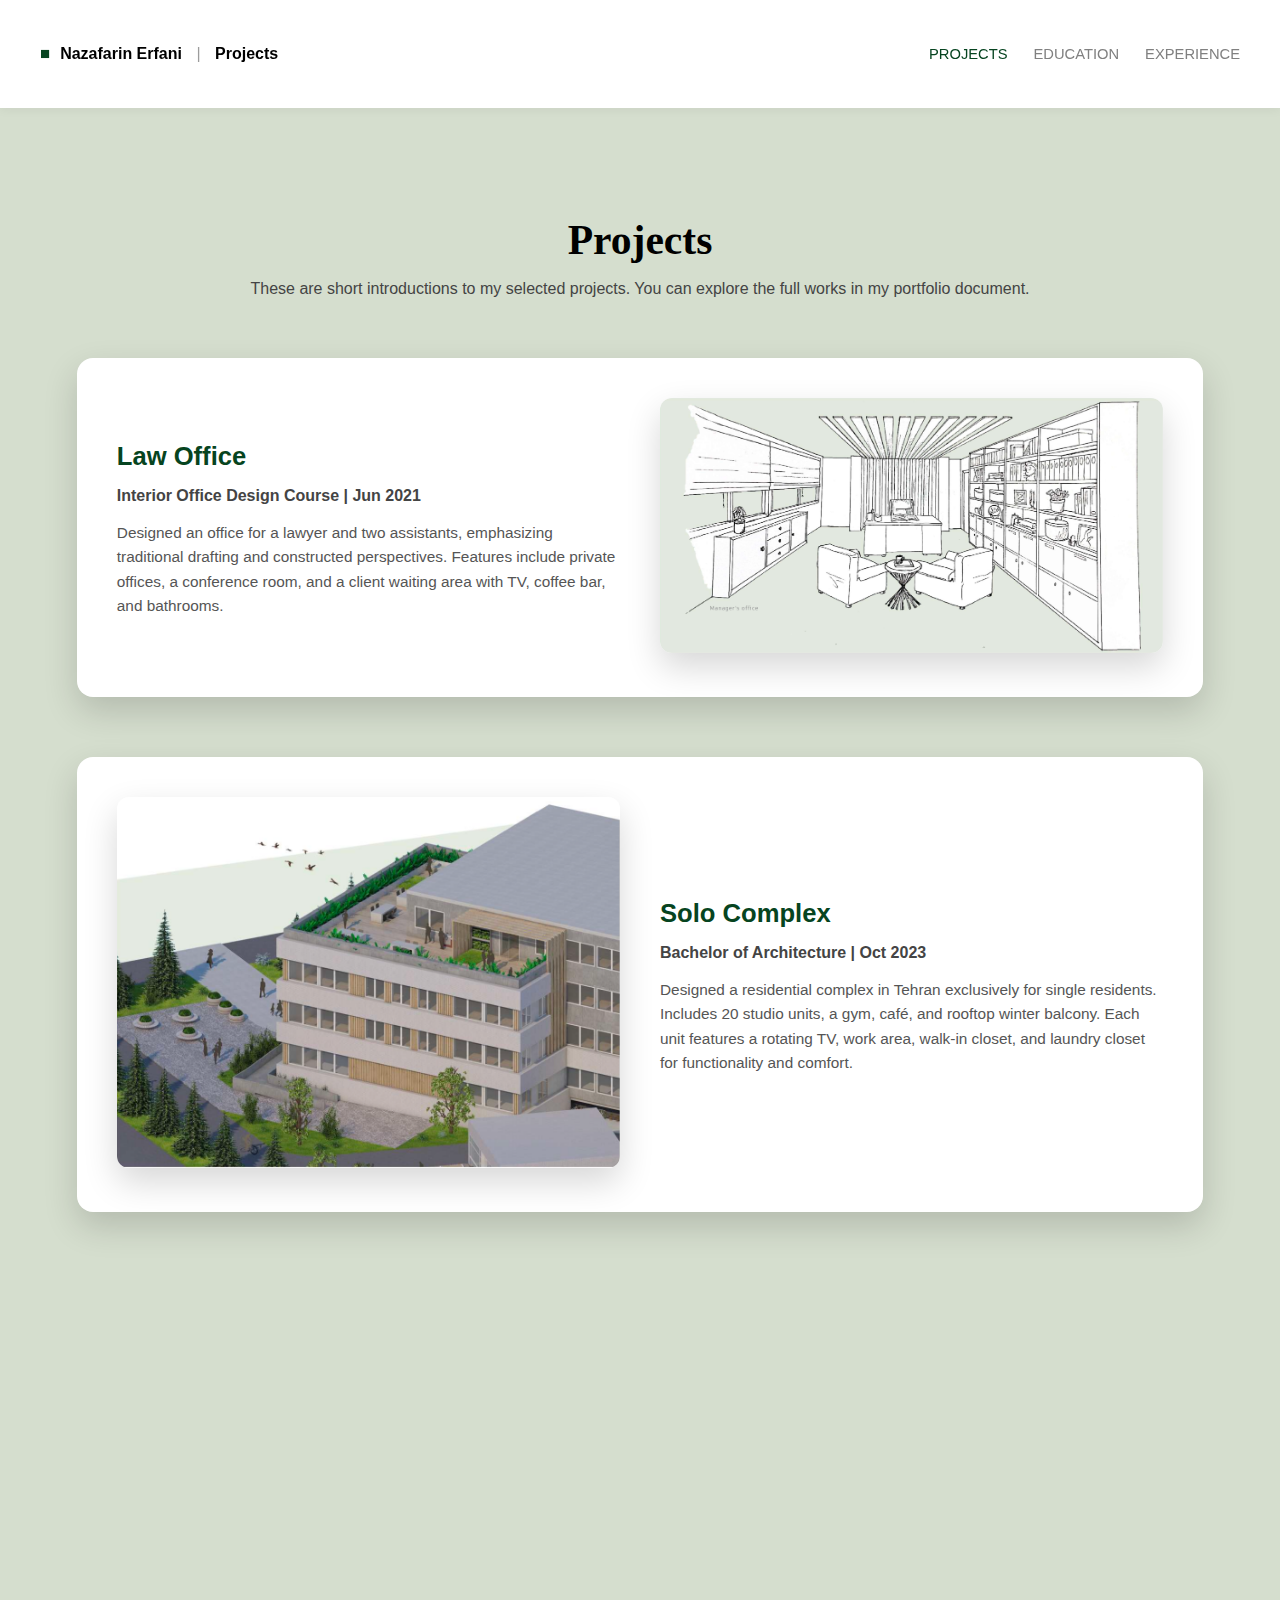
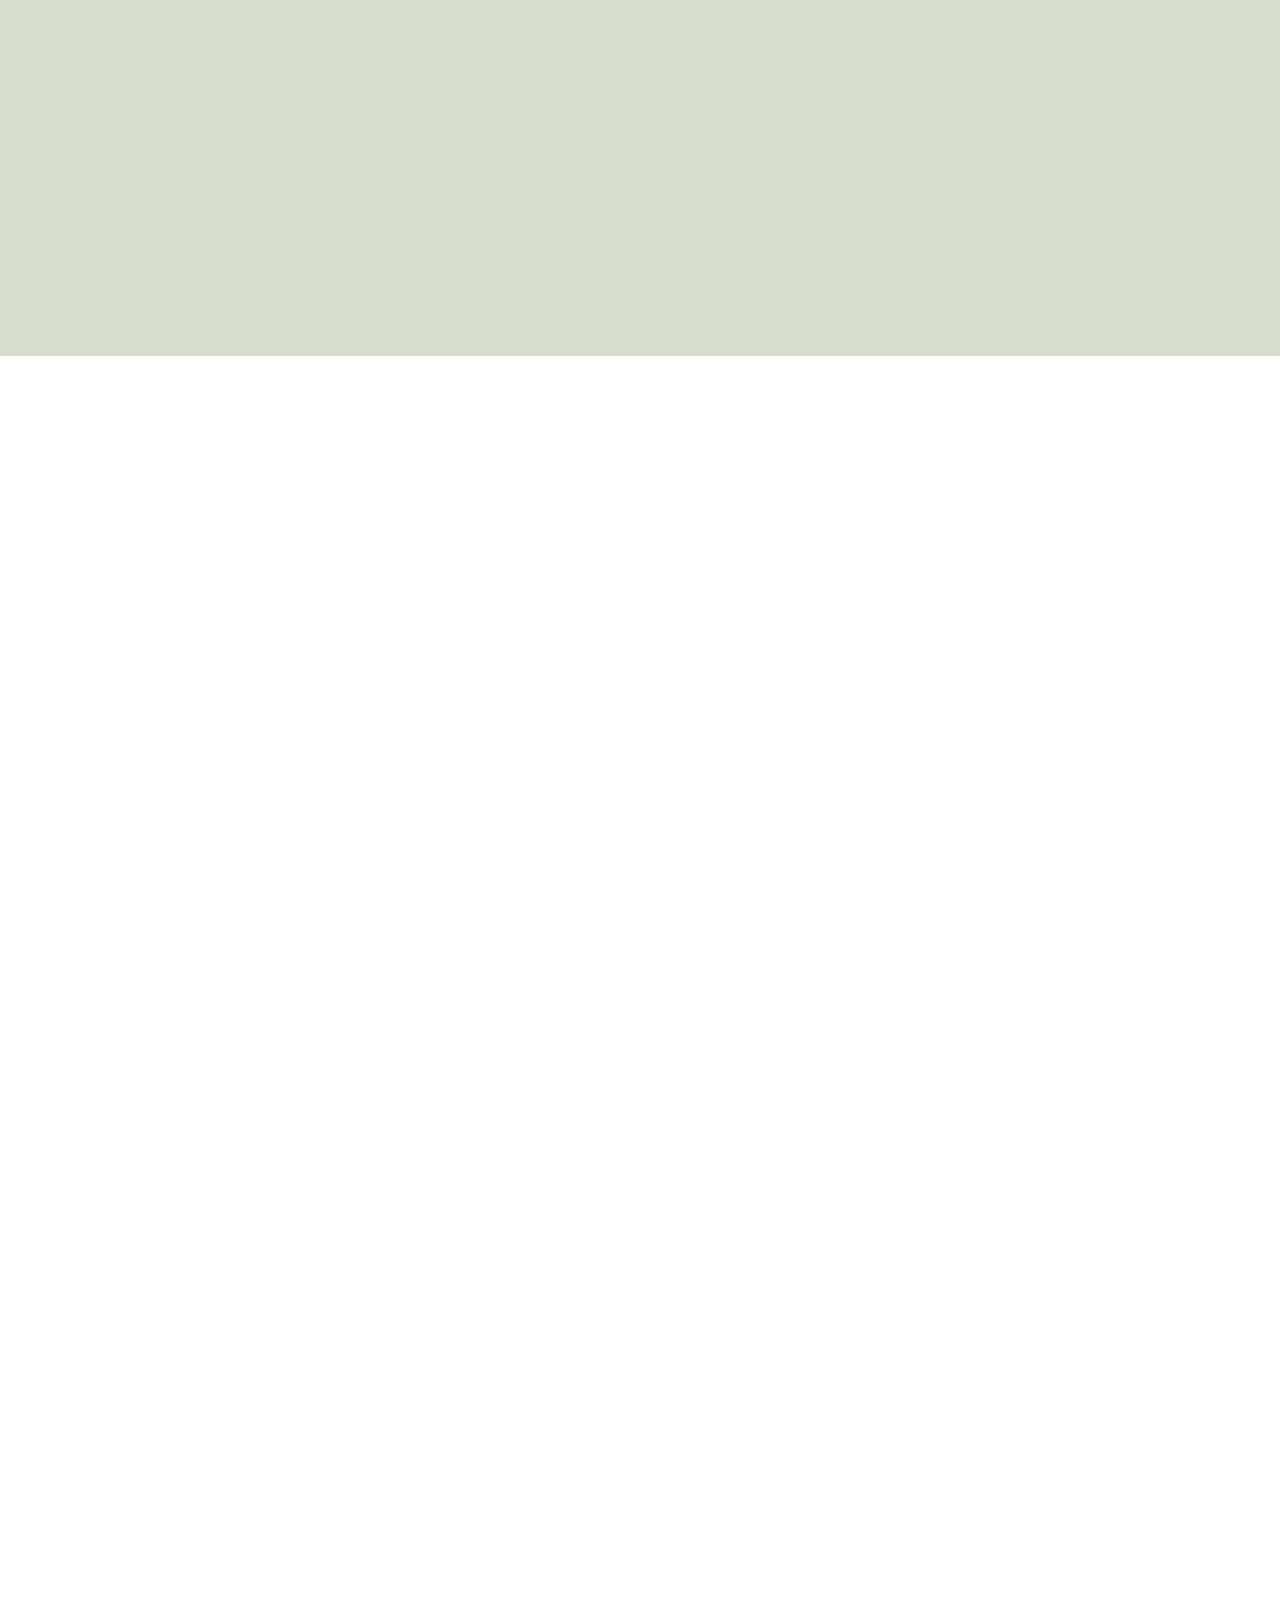
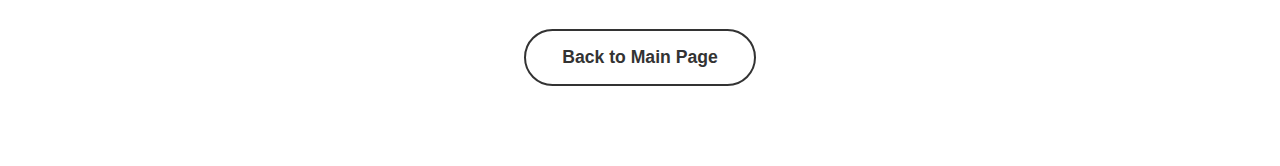
<file: projects.html>
<!DOCTYPE html>
<html lang="en">
<head>
  <meta charset="UTF-8">
  <meta name="viewport" content="width=device-width, initial-scale=1.0"/>
  <title>Projects - Nazafarin Erfani</title>
  <link rel="stylesheet" href="https://cdnjs.cloudflare.com/ajax/libs/font-awesome/6.5.0/css/all.min.css">
  <style>
    :root {
      --green:#064420;
      --beige: rgb(213, 222, 206);
      --cardShadow:0 14px 34px rgba(0,0,0,.16);
    }

    body {
      margin:0;
      font-family:"Poppins", sans-serif;
      background: var(--beige);
    }

    /* Header */
    .site-header {
      position:sticky;top:0;z-index:100;
      display:flex;justify-content:space-between;align-items:center;
      height:72px;padding:18px 40px;background:#fff;box-shadow:0 2px 10px rgba(0,0,0,.05);
    }
    .brand{display:flex;align-items:center;gap:10px;font-size:1rem}
    .dot{color:var(--green);font-weight:900;font-size:1.05rem}
    .brand-text{font-weight:600}
    .brand .slash{margin:0 10px;color:#9c9c9c;font-weight:400}

    .main-nav {display:flex;gap:26px}
    .main-nav a {
      color:#808080;text-decoration:none;font-size:.92rem;font-weight:500;transition:color .2s ease;
    }
    .main-nav a:hover,.main-nav a.active {color:var(--green)}

    .burger{display:none;background:none;border:0;font-size:1.6rem;cursor:pointer;color:#222}
    .mobile-nav{display:none;flex-direction:column;background:#fff;position:absolute;top:72px;left:0;right:0;
      padding:0 30px;box-shadow:0 4px 18px rgba(0,0,0,.1);z-index:99;max-height:0;overflow:hidden;opacity:0;
      transition:max-height .4s ease, opacity .3s ease, padding .3s ease}
    .mobile-nav a{padding:14px 0;border-bottom:1px solid #eee;color:#333;text-decoration:none}
    .mobile-nav a:hover,.mobile-nav a.active{color:var(--green)}
    .mobile-nav.show{display:flex;max-height:400px;opacity:1;padding:20px 30px}

    @media (max-width:768px){.main-nav{display:none}.burger{display:block}}

    /* Projects Section */
    .projects-section{padding:80px 6vw;text-align:center}
    .projects-section h1{
      font-family:"Playfair Display",serif;
      font-size:2.6rem;
      margin-bottom:12px;
      opacity:0;transform:translateY(-30px);
      transition:all 0.8s ease;
    }
    .projects-section h1.in-view{opacity:1;transform:translateY(0)}
    .projects-subtitle{font-size:1rem;color:#444;margin-bottom:50px;opacity:0;transform:translateY(20px);transition:all 0.9s ease}
    .projects-subtitle.in-view{opacity:1;transform:translateY(0)}

    .project-card{
      display:grid;grid-template-columns:1fr 1fr;gap:40px;align-items:center;background:#fff;
      border-radius:16px;box-shadow:var(--cardShadow);margin:60px auto;padding:40px;max-width:1100px;
      opacity:0;transform:scale(0.9) translateY(40px);
      transition:all 0.9s cubic-bezier(.19,1,.22,1);
    }
    .project-card.in-view{opacity:1;transform:scale(1) translateY(0)}
    .project-text{text-align:left}
    .project-text h2{font-size:1.6rem;font-weight:700;color:var(--green);margin-bottom:12px;opacity:0;transform:translateX(-40px);transition:all 0.7s ease}
    .project-card.in-view .project-text h2{opacity:1;transform:translateX(0)}
    .project-text h3{font-size:1rem;color:#444;margin-bottom:16px;opacity:0;transform:translateX(-20px);transition:all 0.7s ease .2s}
    .project-card.in-view .project-text h3{opacity:1;transform:translateX(0)}
    .project-text p{font-size:.96rem;color:#555;line-height:1.6;opacity:0;transform:translateY(20px);transition:all 0.7s ease .4s}
    .project-card.in-view .project-text p{opacity:1;transform:translateY(0)}
    .project-image img{width:100%;border-radius:12px;box-shadow:var(--cardShadow);opacity:0;transform:scale(0.85);transition:all 1s ease .3s}
    .project-card.in-view .project-image img{opacity:1;transform:scale(1)}

    .project-card:nth-child(even) .project-text{order:2}
    .project-card:nth-child(even) .project-image{order:1}

    /* Design & Drawings Section */
    .drawings-section{padding:80px 6vw;text-align:center;background:#fff}
    .drawings-section h2{
      font-family:"Playfair Display",serif;font-size:2.2rem;margin-bottom:50px;opacity:0;transform:translateY(-30px);transition:all 0.8s ease;
    }
    .drawings-section h2.in-view{opacity:1;transform:translateY(0)}

    .drawings-grid{
      display:grid;
      grid-template-columns:repeat(auto-fit,minmax(300px,1fr));
      gap:40px;
      max-width:1100px;
      margin:0 auto;
    }
    .drawing-card{
      background:rgb(213, 222, 206);
      border-radius:16px;
      box-shadow:var(--cardShadow);
      display:flex;flex-direction:column;justify-content:space-between;
      padding:20px;text-align:center;
      opacity:0;transform:translateY(40px) scale(0.95);
      transition:all 0.9s cubic-bezier(.22,.61,.36,1);
    }
    .drawing-card.in-view{opacity:1;transform:translateY(0) scale(1)}
    .drawing-card img{
      width:100%;height:auto;border-radius:12px;margin-bottom:16px;flex-grow:1;object-fit:cover;
      transition:transform 0.4s ease;
    }
    .drawing-card h3{font-size:1.1rem;font-weight:600;color:var(--green);margin-top:auto}

    /* Hover effects */
    .drawing-card:hover{transform:translateY(-8px) scale(1.03);box-shadow:0 20px 40px rgba(0,0,0,0.2)}
    /* .drawing-card:hover img{transform:scale(1.08)} */

    /* Back Button */
    .back-btn{display:block;margin:80px auto 0;padding:16px 36px;font-size:1.1rem;font-weight:600;border-radius:32px;
      border:2px solid #333;background:transparent;color:#333;cursor:pointer;transition:all 0.3s ease}
    .back-btn:hover{background:#333;color:#fff;transform:translateY(-3px) scale(1.05);box-shadow:0 8px 18px rgba(0,0,0,0.2)}

    @media(max-width:900px){
      .project-card{grid-template-columns:1fr}
      .project-card:nth-child(even) .project-text,
      .project-card:nth-child(even) .project-image{order:unset}
      .project-text{text-align:center}
    }
  </style>
</head>
<body>
  <!-- Header -->
  <header class="site-header">
    <div class="brand">
      <span class="dot">■</span>
      <span class="brand-text"><strong>Nazafarin Erfani</strong> <span class="slash">|</span> Projects</span>
    </div>
    <nav class="main-nav">
      <a href="projects.html" class="active">PROJECTS</a>
      <a href="education.html">EDUCATION</a>
      <a href="experience.html">EXPERIENCE</a>
    </nav>
    <button class="burger" aria-label="Menu"><i class="fas fa-bars"></i></button>
  </header>

  <!-- Mobile Nav -->
  <nav class="mobile-nav">
    <a href="projects.html" class="active">PROJECTS</a>
    <a href="education.html">EDUCATION</a>
    <a href="experience.html">EXPERIENCE</a>
  </nav>

  <main>
    <!-- Projects Section -->
    <section class="projects-section">
      <h1 id="projects-title">Projects</h1>
      <p class="projects-subtitle" id="projects-subtitle">These are short introductions to my selected projects. You can explore the full works in my portfolio document.</p>

      <!-- Law Office -->
      <div class="project-card">
        <div class="project-text">
          <h2>Law Office</h2>
          <h3>Interior Office Design Course | Jun 2021</h3>
          <p>Designed an office for a lawyer and two assistants, emphasizing traditional drafting and constructed perspectives. Features include private offices, a conference room, and a client waiting area with TV, coffee bar, and bathrooms.</p>
        </div>
        <div class="project-image"><img src="p1.png" alt="Law Office Project"></div>
      </div>

      <!-- Solo Complex -->
      <div class="project-card">
        <div class="project-image"><img src="p2.png" alt="Solo Complex Project"></div>
        <div class="project-text">
          <h2>Solo Complex</h2>
          <h3>Bachelor of Architecture | Oct 2023</h3>
          <p>Designed a residential complex in Tehran exclusively for single residents. Includes 20 studio units, a gym, café, and rooftop winter balcony. Each unit features a rotating TV, work area, walk-in closet, and laundry closet for functionality and comfort.</p>
        </div>
      </div>

      <!-- Azad Dormitory -->
      <div class="project-card">
        <div class="project-text">
          <h2>Azad Dormitory</h2>
          <h3>Bachelor of Architecture | Oct 2024</h3>
          <p>A dormitory for 200 students near Azad University of Tehran. Features include common rooms, co-working spaces, kitchens, and balconies. Custom bunk beds with integrated storage and appliances were designed to maximize comfort and efficiency.</p>
        </div>
        <div class="project-image"><img src="p3.png" alt="Azad Dormitory Project"></div>
      </div>
    </section>

    <!-- Design & Drawings Section -->
    <section class="drawings-section">
      <h2 id="drawings-title">Design & Drawings</h2>
      <div class="drawings-grid">
        <div class="drawing-card"><img src="drawings.png" alt="Drawings"><h3>Artistic Drawings</h3></div>
        <div class="drawing-card"><img src="mood.png" alt="Mood Board"><h3>Mood Boards</h3></div>
        <div class="drawing-card"><img src="pencil.png" alt="Pencil Sketch"><h3>Pencil Sketches</h3></div>
        <div class="drawing-card"><img src="prespective.png" alt="Perspective Views"><h3>Perspective Views</h3></div>
      </div>

      <!-- Back Button -->
      <button onclick="window.location.href='index.html'" class="back-btn">Back to Main Page</button>
    </section>
  </main>

  <script>
    document.addEventListener("DOMContentLoaded", () => {
      // Burger menu
      const burger = document.querySelector(".burger");
      const mobileNav = document.querySelector(".mobile-nav");
      burger?.addEventListener("click", () => {
        mobileNav.classList.toggle("show");
        const icon = burger.querySelector("i");
        icon.classList.toggle("fa-bars");
        icon.classList.toggle("fa-times");
      });

      // Scroll animations
      const observer = new IntersectionObserver(entries => {
        entries.forEach(entry => {
          if(entry.isIntersecting){
            entry.target.classList.add("in-view");
          }
        });
      }, { threshold: 0.2 });

      document.querySelectorAll(
        ".project-card, #projects-title, #projects-subtitle, .drawings-section h2, .drawing-card"
      ).forEach(el => observer.observe(el));
    });
  </script>
</body>
</html>
</file>
<file: style.css>
/* Fonts */
@import url('https://fonts.googleapis.com/css2?family=Poppins:wght@300;400;600&family=Playfair+Display:wght@700;800&display=swap');

:root{
  --beige: rgb(213, 222, 206);
  --blue:#1560ff;
  --text:#1c1c1c;
  --white:#ffffff;
  --cardShadow:0 14px 34px rgba(0,0,0,.16);
  --softShadow:0 18px 30px rgba(0,0,0,.08);
}

*{box-sizing:border-box;margin:0;padding:0}
html,body{height:100%}
body{
  font-family:"Poppins",system-ui,-apple-system,Segoe UI,Roboto,Helvetica,Arial,sans-serif;
  color:var(--text);background:#fff;line-height:1.6;
}

/* ================= Header ================= */
.site-header{
  position:sticky;top:0;z-index:100;
  display:flex;justify-content:space-between;align-items:center;
  height:72px;padding:18px 40px;background:#fff;box-shadow:0 2px 10px rgba(0,0,0,.05);
}
.brand{display:flex;align-items:center;gap:10px;font-size:1rem}
.dot{color:var(--blue);font-weight:900;font-size:1.05rem}
.brand-text{font-weight:600}
.brand .slash{margin:0 10px;color:#9c9c9c;font-weight:400}

.main-nav{display:flex;gap:26px}
.main-nav a{color:#808080;text-decoration:none;font-size:.92rem;transition:color .2s ease}
.main-nav a:hover,.main-nav a.active{color:var(--blue)}

/* Burger button */
.burger{
  display:none;
  background:none;
  border:0;
  font-size:1.6rem;
  cursor:pointer;
  color:#222;
  z-index:101;
}

/* Mobile nav */
.mobile-nav{
  display:none;
  flex-direction:column;
  background:#fff;
  position:absolute;
  top:72px;left:0;right:0;
  padding:0 30px;
  box-shadow:0 4px 18px rgba(0,0,0,.1);
  z-index:99;
  max-height:0;
  overflow:hidden;
  opacity:0;
  transition:max-height .4s ease, opacity .3s ease, padding .3s ease;
}
.mobile-nav a{
  padding:14px 0;
  border-bottom:1px solid #eee;
  color:#333;
  text-decoration:none;
}
.mobile-nav a:hover,.mobile-nav a.active{color:var(--blue)}
.mobile-nav.show{
  display:flex;
  max-height:400px; /* enough to fit links */
  opacity:1;
  padding:20px 30px;
}

/* Show burger on small screens */
@media (max-width:768px){
  .main-nav{display:none}
  .burger{display:block}
}

/* ================= Hero (40/60 split) ================= */
.hero{position:relative;min-height:calc(100vh - 72px);overflow:visible}
.accent{
  position:absolute;top:0;left:0;bottom:0;width:40vw;height:100%;
  background:var(--beige);z-index:0;
}
.wrap{
  position:relative;z-index:1;width:100%;max-width:none;margin:0;
  padding:84px 6vw 120px;
  display:grid;grid-template-columns:40vw 1fr;align-items:start;
  gap:40px; /* reduced gap between card & Hello */
}

/* ================= Card ================= */
.card{
  width:min(420px, 90%);
  justify-self:end;
  transform:translateX(30%);
  background:var(--beige);
  border-radius:6px;overflow:hidden;box-shadow:var(--cardShadow);
  z-index:2;
}
.card-body{padding:44px 44px 26px;text-align:left}
.avatar{width:208px;height:208px;border-radius:50%;overflow:hidden;background:#d9d9d9;margin:0 auto 18px}
.avatar img{width:100%;height:100%;object-fit:cover;display:block}
.name{font-family:"Playfair Display",serif;font-weight:800;font-size:1.95rem;line-height:1.1;color:#1d1d1d;margin:8px 0 10px}
.underline{width:58px;height:4px;background:var(--blue);border-radius:2px;margin:0 0 14px}
.role{letter-spacing:3px;font-size:.9rem;color:#777;text-transform:uppercase}

.card-footer{background:var(--white);padding:14px 22px;border-top:1px solid rgba(0,0,0,.06)}

/* ================= Socials ================= */
.socials{
  display:flex;
  color:#222;
}
.socials.center{
  justify-content:center;
  align-items:center;
  gap:30px;
}
.socials a{
  color:#222;
  text-decoration:none;
  font-size:1.6rem;
  transition:transform .2s ease,color .2s ease;
}
.socials a:hover{
  color:var(--blue);
  transform:translateY(-2px);
}

/* ================= Intro (right) ================= */
.intro{max-width:560px;justify-self:start;position:relative}
@media (min-width:1101px){
  .intro{padding-left:clamp(20px, 6vw, 120px)}
}
.hello{
  font-family:"Playfair Display",serif;font-weight:800;
  font-size:clamp(3.6rem,7vw,5.6rem);line-height:1.04;margin:10px 0 12px
}
.tagline{font-size:1.12rem;color:#454545;margin-bottom:18px}
.cta{display:flex;gap:12px;margin-bottom:18px}
.btn{
  border:0;border-radius:28px;padding:12px 22px;font-weight:700;letter-spacing:.3px;
  cursor:pointer;transition:transform .15s ease,box-shadow .2s ease,background .2s ease,color .2s ease;
  position:relative;overflow:hidden;
}
.btn-primary{background:var(--blue);color:#fff}
.btn-primary:hover{transform:translateY(-2px);box-shadow:0 10px 22px rgba(21,96,255,.25)}
.btn-ghost{background:transparent;border:2px solid #cfcfcf;color:#222}
.btn-ghost:hover{background:#222;color:#fff;border-color:#222;transform:translateY(-2px)}
.ripple:after{
  content:"";position:absolute;inset:auto auto 50% 50%;width:0;height:0;border-radius:999px;background:rgba(255,255,255,.35);
  transform:translate(-50%,-50%);opacity:0;pointer-events:none;
}
.ripple:active:after{
  width:220px;height:220px;opacity:1;transition:width .35s ease,height .35s ease,opacity .55s ease;
}
.lead{color:#434343;font-size:.98rem;max-width:560px;margin-bottom:10px}

/* ================= Animations ================= */
@keyframes fadeUp{from{opacity:0;transform:translateY(16px)}to{opacity:1;transform:none}}
@keyframes fadeDown{from{opacity:0;transform:translateY(-12px)}to{opacity:1;transform:none}}
@keyframes slideRight{from{opacity:0;transform:translateX(-24px)}to{opacity:1;transform:none}}
@keyframes floatY{0%,100%{transform:translateY(0)}50%{transform:translateY(-6px)}}

.anim-fade-up{opacity:0;animation:fadeUp .7s cubic-bezier(.22,.61,.36,1) .15s both}
.anim-fade-down{opacity:0;animation:fadeDown .6s ease .1s both}
.anim-slide-right{opacity:0;animation:slideRight .7s cubic-bezier(.22,.61,.36,1) .3s both}
.anim-float{animation:floatY 4.8s ease-in-out 1.2s infinite}

.delay-1{animation-delay:.05s!important}
.delay-2{animation-delay:.2s!important}
.delay-3{animation-delay:.35s!important}
.delay-3b{animation-delay:.45s!important}
.delay-4{animation-delay:.55s!important}
.delay-5{animation-delay:.7s!important}
.delay-6{animation-delay:.85s!important}
.delay-7{animation-delay:1s!important}

/* ================= Responsive ================= */
@media (max-width:1100px){
  .accent{width:100vw;height:260px}
  .wrap{grid-template-columns:1fr;gap:28px;padding:60px 4vw 96px}
  .card{justify-self:center;transform:none}
  .intro{
    padding-left:0;
    justify-self:center;
    text-align:center; /* center content */
  }
  .cta{justify-content:center}
}
@media (max-width:640px){
  .accent{height:220px}
  .hello{font-size:clamp(2.6rem,10vw,3.6rem)}
}
</file>
